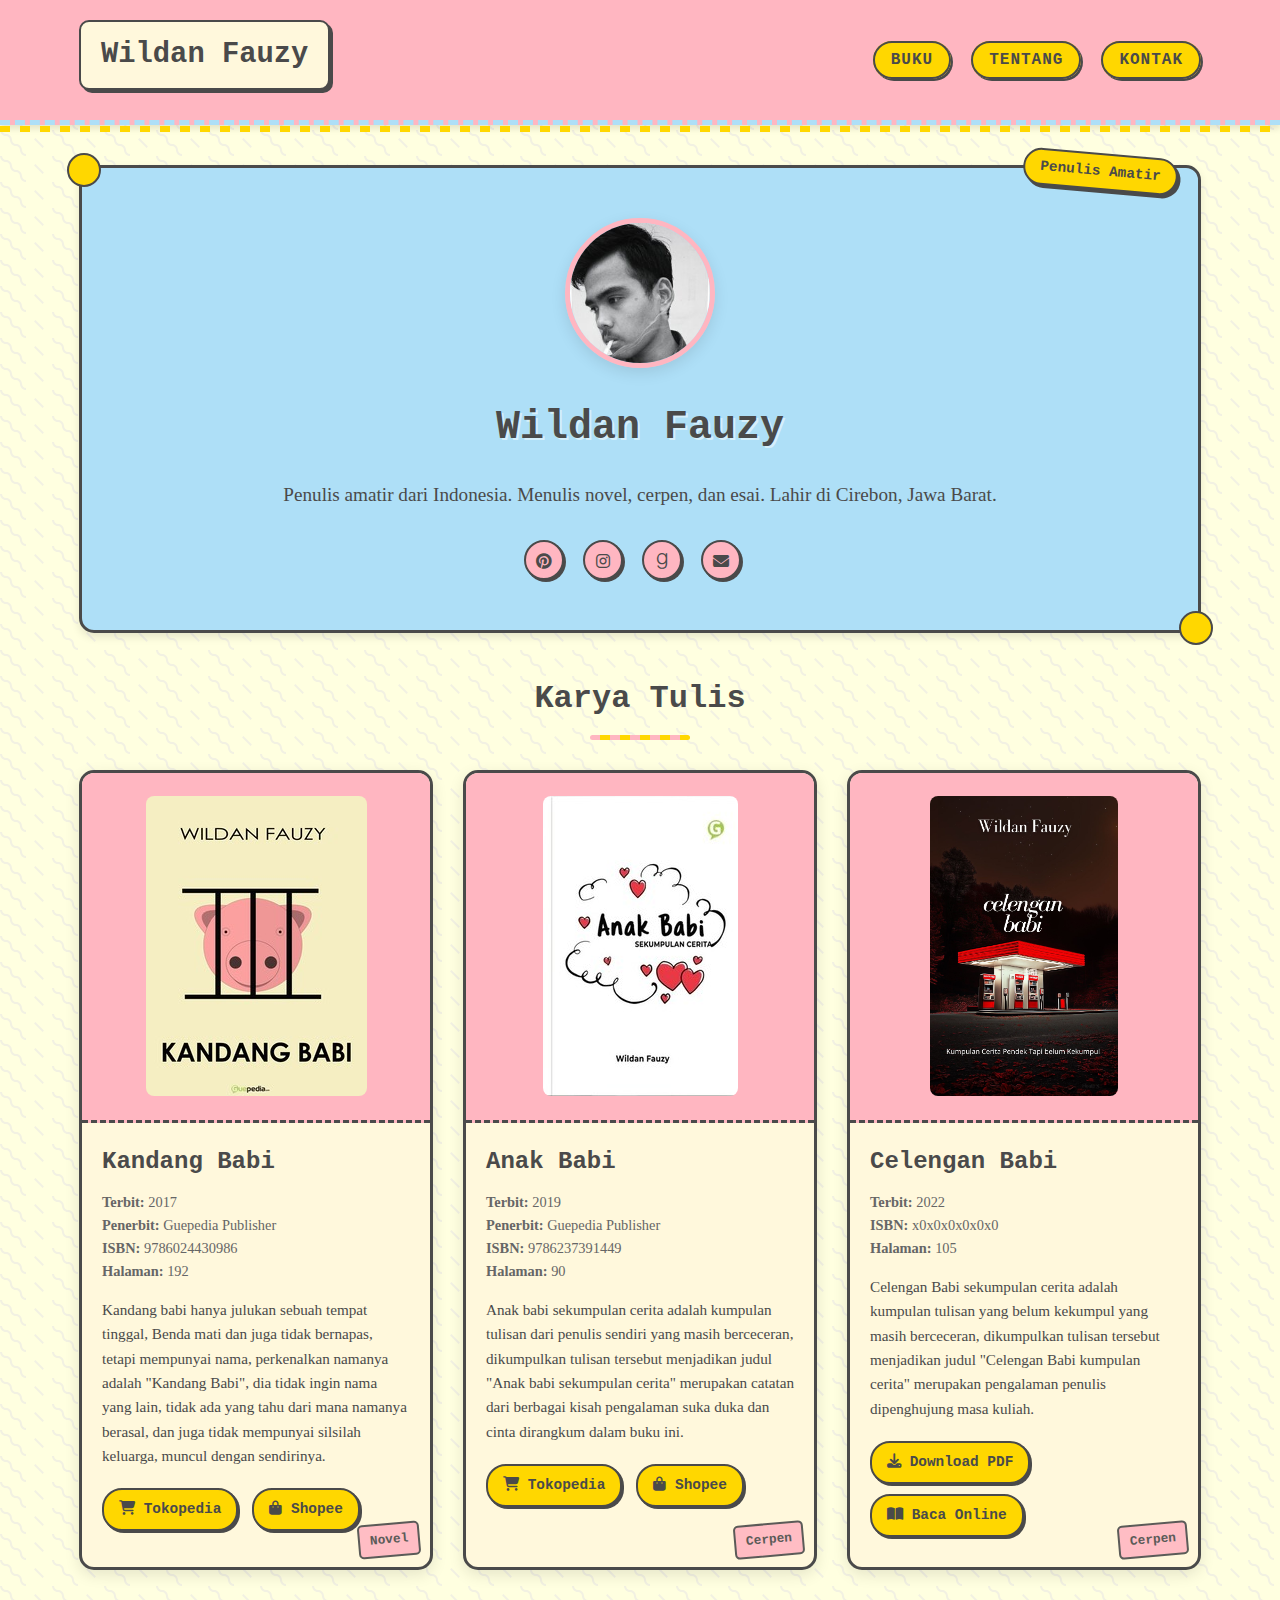
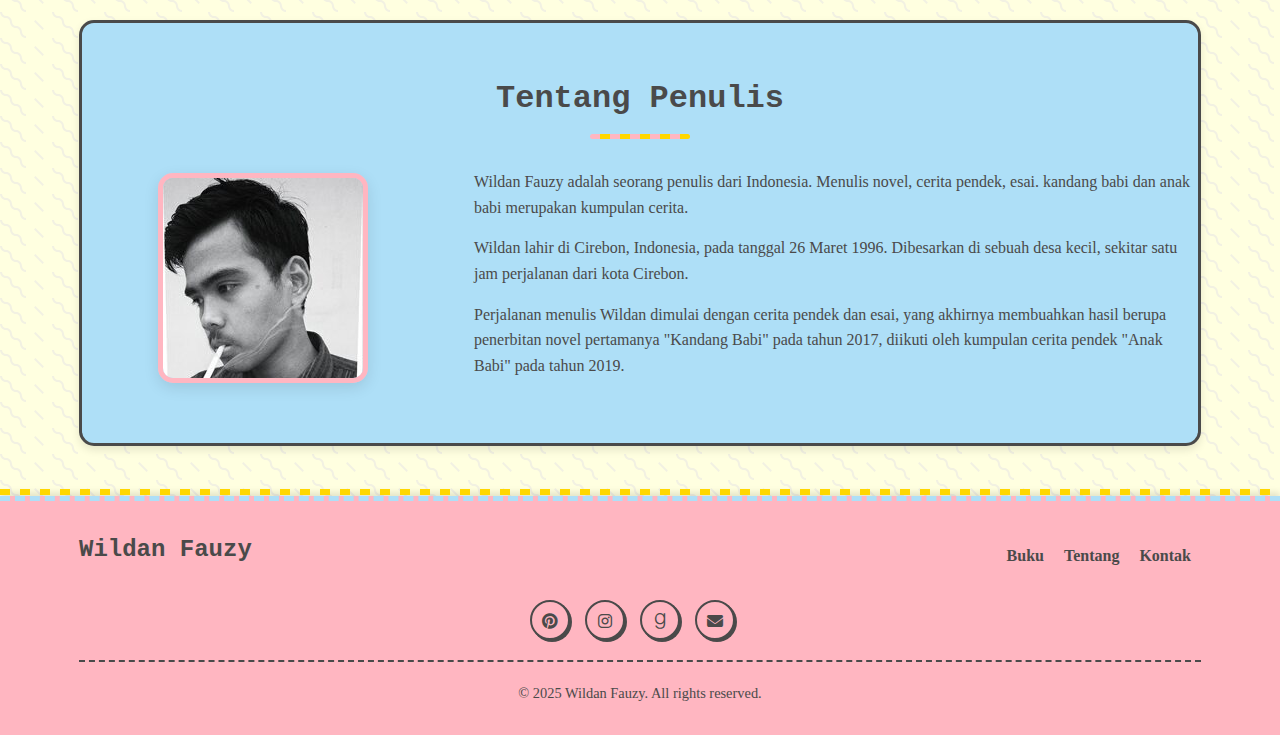
<file: index.html>
<!DOCTYPE html>
<html lang="id">
<head>
    <meta charset="UTF-8">
    <meta name="viewport" content="width=device-width, initial-scale=1.0">
    <meta name="description" content="Wildan Fauzy - Penulis amatir dari Indonesia. Menulis novel, cerpen, dan esai. Lahir di Cirebon, Jawa Barat.">
    <title>Wildan Fauzy - Penulis amatir</title>
    <link rel="stylesheet" href="https://cdnjs.cloudflare.com/ajax/libs/font-awesome/6.4.0/css/all.min.css">
    <link rel="canonical" href="https://wildan.fauzy.eu.org">
    <meta name="keywords" content="Wildan Fauzy, penulis indonesia, novel, cerpen, kandang babi, anak babi, penulis amatir">
    <meta name="author" content="Wildan Fauzy">
    
    <!-- Favicon -->
    <link rel="icon" href="data:image/svg+xml,<svg xmlns=%22http://www.w3.org/2000/svg%22 viewBox=%220 0 100 100%22><text y=%22.9em%22 font-size=%2290%22>📝</text></svg>">
    
    <!-- Social Media Meta Tags -->
    <meta property="og:title" content="Wildan Fauzy - Penulis amatir">
    <meta property="og:description" content="Wildan Fauzy is an author from Indonesia. Write novels, short stories, essays.">
    <meta property="og:image" content="https://wildan.fauzy.eu.org/gambar/wildan-fauzy.jpg">
    <meta property="og:url" content="https://wildan.fauzy.eu.org">
    <meta name="twitter:card" content="summary_large_image">
    
    <!-- Schema.org / Microdata -->
    <script type="application/ld+json">
    {
      "@context": "https://schema.org",
      "@type": "Person",
      "name": "Wildan Fauzy",
      "url": "https://wildan.fauzy.eu.org",
      "sameAs": [
        "https://facebook.com/wilfauzy",
        "https://instagram.com/wilfauzy",
        "https://pinterest.com/wilfauzy",
        "https://www.goodreads.com/author/show/19306620.Wildan_Fauzy",
        "https://wilfauzy.medium.com"
      ],
      "email": "wildan@fauzy.eu.org",
      "birthPlace": "Cirebon, Jawa Barat, Indonesia",
      "birthDate": "1996-03-26",
      "description": "Penulis amatir dari Indonesia. Menulis novel, cerpen, dan esai.",
      "worksFor": {
        "@type": "Organization",
        "name": "Penulis Independen"
      },
      "mainEntityOfPage": {
        "@type": "WebPage",
        "@id": "https://wildan.fauzy.eu.org"
      },
      "image": "https://wildan.fauzy.eu.org/gambar/wildan-fauzy.jpg",
      "jobTitle": "Penulis",
      "alumniOf": "Indonesia",
      "nationality": "Indonesia",
      "knowsAbout": ["Penulisan Kreatif", "Novel", "Cerpen", "Esai"],
      "workExample": [
        {
          "@type": "Book",
          "name": "Kandang Babi",
          "author": {
            "@type": "Person",
            "name": "Wildan Fauzy"
          },
          "bookFormat": "Paperback",
          "datePublished": "2017",
          "publisher": {
            "@type": "Organization",
            "name": "Guepedia Publisher"
          },
          "isbn": "9786024430986",
          "numberOfPages": "192",
          "description": "Kandang babi hanya julukan sebuah tempat tinggal, Benda mati dan juga tidak bernapas, tetapi mempunyai nama, perkenalkan namanya adalah 'Kandang Babi'..."
        },
        {
          "@type": "Book",
          "name": "Anak Babi",
          "author": {
            "@type": "Person",
            "name": "Wildan Fauzy"
          },
          "bookFormat": "Paperback",
          "datePublished": "2019",
          "publisher": {
            "@type": "Organization",
            "name": "Guepedia Publisher"
          },
          "isbn": "9786237391449",
          "numberOfPages": "90",
          "description": "Anak babi sekumpulan cerita adalah kumpulan tulisan dari penulis sendiri yang masih berceceran, dikumpulkan tulisan tersebut menjadikan judul 'Anak babi sekumpulan cerita'..."
        }
      ]
    }
    </script>
    <style>
        /* Variables */
        :root {
            --primary-color: #FFB6C1; /* Light pink */
            --secondary-color: #AEDFF7; /* Light blue */
            --accent-color: #FFD700; /* Gold */
            --text-color: #4A4A4A; /* Dark gray */
            --background-color: #FFFFE0; /* Light yellow */
            --card-color: #FFF8DC; /* Cornsilk */
            --shadow-color: rgba(0, 0, 0, 0.1);
            --font-heading: 'Courier New', Courier, monospace;
            --font-body: 'Georgia', serif;
        }

        /* Reset and Base Styles */
        * {
            margin: 0;
            padding: 0;
            box-sizing: border-box;
        }

        body {
            font-family: var(--font-body);
            color: var(--text-color);
            background-color: var(--background-color);
            line-height: 1.6;
            background-image: url("data:image/svg+xml,%3Csvg width='52' height='26' viewBox='0 0 52 26' xmlns='http://www.w3.org/2000/svg'%3E%3Cg fill='none' fill-rule='evenodd'%3E%3Cg fill='%23dfdbe5' fill-opacity='0.4'%3E%3Cpath d='M10 10c0-2.21-1.79-4-4-4-3.314 0-6-2.686-6-6h2c0 2.21 1.79 4 4 4 3.314 0 6 2.686 6 6 0 2.21 1.79 4 4 4 3.314 0 6 2.686 6 6 0 2.21 1.79 4 4 4v2c-3.314 0-6-2.686-6-6 0-2.21-1.79-4-4-4-3.314 0-6-2.686-6-6zm25.464-1.95l8.486 8.486-1.414 1.414-8.486-8.486 1.414-1.414z' /%3E%3C/g%3E%3C/g%3E%3C/svg%3E");
        }

        h1, h2, h3, h4, h5 {
            font-family: var(--font-heading);
            margin-bottom: 1rem;
            color: var(--text-color);
        }

        a {
            text-decoration: none;
            color: #E86A92;
            transition: all 0.3s ease;
        }

        a:hover {
            color: #FF8FAB;
            text-decoration: underline;
        }

        img {
            max-width: 100%;
            height: auto;
            border-radius: 8px;
        }

        .container {
            width: 90%;
            max-width: 1200px;
            margin: 0 auto;
            padding: 0 15px;
        }

        /* Header */
        header {
            background-color: var(--primary-color);
            padding: 20px 0;
            box-shadow: 0 4px 6px var(--shadow-color);
            margin-bottom: 40px;
            border-bottom: 5px dashed var(--secondary-color);
            position: relative;
        }

        header:after {
            content: "";
            position: absolute;
            bottom: -12px;
            left: 0;
            width: 100%;
            height: 6px;
            background: repeating-linear-gradient(
                to right,
                var(--accent-color),
                var(--accent-color) 10px,
                transparent 10px,
                transparent 20px
            );
        }

        .header-content {
            display: flex;
            justify-content: space-between;
            align-items: center;
            flex-wrap: wrap;
        }

        .logo {
            font-family: var(--font-heading);
            font-size: 1.8rem;
            font-weight: bold;
            background-color: var(--card-color);
            padding: 10px 20px;
            border-radius: 10px;
            display: inline-block;
            box-shadow: 3px 3px 0 var(--text-color);
            border: 2px solid var(--text-color);
            margin-bottom: 10px;
        }

        .logo a {
            color: var(--text-color);
            text-decoration: none;
        }

        .nav-menu {
            display: flex;
            list-style: none;
        }

        .nav-menu li {
            margin-left: 20px;
        }

        .nav-menu a {
            font-family: var(--font-heading);
            color: var(--text-color);
            font-weight: bold;
            text-transform: uppercase;
            letter-spacing: 1px;
            background-color: var(--accent-color);
            padding: 8px 16px;
            border-radius: 20px;
            border: 2px solid var(--text-color);
            box-shadow: 2px 2px 0 var(--text-color);
            transition: all 0.3s ease;
        }

        .nav-menu a:hover {
            transform: translateY(-3px);
            box-shadow: 4px 4px 0 var(--text-color);
            text-decoration: none;
        }

        .menu-toggle {
            display: none;
            font-size: 1.5rem;
            cursor: pointer;
            color: var(--text-color);
            background-color: var(--accent-color);
            padding: 5px 10px;
            border-radius: 5px;
            border: 2px solid var(--text-color);
        }

        /* Hero Section */
        .hero {
            text-align: center;
            padding: 50px 0;
            margin-bottom: 40px;
            background-color: var(--secondary-color);
            border-radius: 15px;
            box-shadow: 0 4px 8px var(--shadow-color);
            border: 3px solid var(--text-color);
            position: relative;
        }

        .hero:before, .hero:after {
            content: "";
            position: absolute;
            width: 30px;
            height: 30px;
            background-color: var(--accent-color);
            border-radius: 50%;
            border: 2px solid var(--text-color);
        }

        .hero:before {
            top: -15px;
            left: -15px;
        }

        .hero:after {
            bottom: -15px;
            right: -15px;
        }

        .hero h1 {
            font-size: 2.5rem;
            margin-bottom: 20px;
            text-shadow: 2px 2px 0 rgba(255, 255, 255, 0.5);
        }

        .hero p {
            font-size: 1.2rem;
            max-width: 800px;
            margin: 0 auto 30px;
        }

        .author-image {
            width: 150px;
            height: 150px;
            object-fit: cover;
            border-radius: 50%;
            margin: 0 auto 20px;
            border: 5px solid var(--primary-color);
            box-shadow: 0 5px 15px var(--shadow-color);
        }

        /* Books Section */
        .section-title {
            text-align: center;
            font-size: 2rem;
            margin-bottom: 30px;
            position: relative;
            padding-bottom: 15px;
        }

        .section-title:after {
            content: "";
            position: absolute;
            bottom: 0;
            left: 50%;
            transform: translateX(-50%);
            width: 100px;
            height: 5px;
            background: repeating-linear-gradient(
                to right,
                var(--primary-color),
                var(--primary-color) 10px,
                var(--accent-color) 10px,
                var(--accent-color) 20px
            );
            border-radius: 5px;
        }

        .books-container {
            display: grid;
            grid-template-columns: repeat(auto-fill, minmax(300px, 1fr));
            gap: 30px;
            margin-bottom: 50px;
        }

        .book-card {
            background-color: var(--card-color);
            border-radius: 15px;
            overflow: hidden;
            box-shadow: 0 5px 15px var(--shadow-color);
            transition: transform 0.3s ease;
            border: 3px solid var(--text-color);
            position: relative;
        }

        .book-card:hover {
            transform: translateY(-10px);
        }

        .book-card:before {
            content: "";
            position: absolute;
            top: -5px;
            right: -5px;
            width: 30px;
            height: 30px;
            background-color: var(--primary-color);
            border-radius: 50%;
            z-index: -1;
        }

        .book-image {
            height: 350px;
            display: flex;
            align-items: center;
            justify-content: center;
            overflow: hidden;
            background-color: var(--primary-color);
            border-bottom: 3px dashed var(--text-color);
        }

        .book-image img {
            max-height: 300px;
            width: auto;
            object-fit: contain;
            transition: transform 0.5s ease;
        }

        .book-card:hover .book-image img {
            transform: scale(1.05);
        }

        .book-info {
            padding: 20px;
        }

        .book-info h3 {
            font-size: 1.5rem;
            margin-bottom: 10px;
            color: var(--text-color);
        }

        .book-details {
            font-size: 0.9rem;
            margin-bottom: 15px;
            color: #666;
        }

        .book-synopsis {
            margin-bottom: 20px;
            font-size: 0.95rem;
        }

        .book-link {
            display: inline-block;
            background-color: var(--accent-color);
            color: var(--text-color);
            padding: 8px 15px;
            border-radius: 20px;
            font-weight: bold;
            margin-right: 10px;
            margin-bottom: 10px;
            border: 2px solid var(--text-color);
            box-shadow: 2px 2px 0 var(--text-color);
            transition: all 0.3s ease;
            font-family: var(--font-heading);
            font-size: 0.9rem;
        }

        .book-link:hover {
            transform: translateY(-3px);
            box-shadow: 4px 4px 0 var(--text-color);
            text-decoration: none;
        }

        /* About Section */
        .about-section {
            background-color: var(--secondary-color);
            padding: 50px 0;
            margin-bottom: 50px;
            border-radius: 15px;
            box-shadow: 0 4px 8px var(--shadow-color);
            border: 3px solid var(--text-color);
        }

        .about-content {
            display: flex;
            flex-wrap: wrap;
            align-items: center;
            gap: 30px;
        }

        .about-image {
            flex: 1;
            min-width: 300px;
            text-align: center;
        }

        .about-image img {
            max-width: 300px;
            border-radius: 15px;
            border: 5px solid var(--primary-color);
            box-shadow: 0 5px 15px var(--shadow-color);
        }

        .about-text {
            flex: 2;
            min-width: 300px;
        }

        .about-text h2 {
            margin-bottom: 20px;
        }

        .about-text p {
            margin-bottom: 15px;
        }

        .social-links {
            margin-top: 20px;
        }

        .social-link {
            display: inline-block;
            margin-right: 15px;
            background-color: var(--primary-color);
            width: 40px;
            height: 40px;
            border-radius: 50%;
            line-height: 40px;
            text-align: center;
            color: var(--text-color);
            border: 2px solid var(--text-color);
            box-shadow: 2px 2px 0 var(--text-color);
            transition: all 0.3s ease;
        }

        .social-link:hover {
            transform: translateY(-3px);
            box-shadow: 4px 4px 0 var(--text-color);
            color: var(--text-color);
            text-decoration: none;
        }

        /* Footer */
        footer {
            background-color: var(--primary-color);
            padding: 30px 0;
            text-align: center;
            margin-top: 50px;
            box-shadow: 0 -4px 6px var(--shadow-color);
            border-top: 5px dashed var(--secondary-color);
            position: relative;
        }

        footer:before {
            content: "";
            position: absolute;
            top: -12px;
            left: 0;
            width: 100%;
            height: 6px;
            background: repeating-linear-gradient(
                to right,
                var(--accent-color),
                var(--accent-color) 10px,
                transparent 10px,
                transparent 20px
            );
        }

        .footer-content {
            display: flex;
            flex-wrap: wrap;
            justify-content: space-between;
            align-items: center;
            margin-bottom: 20px;
        }

        .footer-logo {
            font-family: var(--font-heading);
            font-size: 1.5rem;
            font-weight: bold;
            margin-bottom: 10px;
        }

        .footer-links {
            list-style: none;
            display: flex;
            flex-wrap: wrap;
        }

        .footer-links li {
            margin: 0 10px;
        }

        .footer-links a {
            color: var(--text-color);
            font-weight: bold;
        }

        .footer-social {
            display: flex;
            justify-content: center;
            margin-bottom: 20px;
        }

        .copyright {
            border-top: 2px dashed var(--text-color);
            padding-top: 20px;
            font-size: 0.9rem;
        }

        /* Responsive Styles */
        @media (max-width: 768px) {
            .header-content {
                flex-direction: column;
                align-items: center;
            }

            .nav-menu {
                margin-top: 20px;
                flex-wrap: wrap;
                justify-content: center;
            }

            .nav-menu li {
                margin: 5px 10px;
            }

            .menu-toggle {
                display: block;
                margin-top: 10px;
            }

            .nav-menu {
                display: none;
                width: 100%;
                text-align: center;
            }

            .nav-menu.active {
                display: flex;
                flex-direction: column;
            }

            .nav-menu li {
                margin: 10px 0;
            }

            .hero h1 {
                font-size: 2rem;
            }

            .about-content {
                flex-direction: column;
                text-align: center;
            }

            .about-text {
                text-align: left;
            }

            .footer-content {
                flex-direction: column;
                text-align: center;
            }

            .footer-links {
                margin: 20px 0;
                justify-content: center;
            }
        }

        /* Animation */
        @keyframes bounce {
            0%, 20%, 50%, 80%, 100% {
                transform: translateY(0);
            }
            40% {
                transform: translateY(-20px);
            }
            60% {
                transform: translateY(-10px);
            }
        }

        .bounce {
            animation: bounce 2s infinite;
        }

        /* Retro Styles */
        .retro-badge {
            position: absolute;
            top: -15px;
            right: 20px;
            background-color: var(--accent-color);
            color: var(--text-color);
            padding: 5px 15px;
            border-radius: 20px;
            font-weight: bold;
            transform: rotate(5deg);
            border: 2px solid var(--text-color);
            box-shadow: 3px 3px 0 var(--text-color);
            font-family: var(--font-heading);
            font-size: 0.9rem;
            z-index: 1;
        }

        .stamp {
            position: absolute;
            bottom: 10px;
            right: 10px;
            background-color: var(--primary-color);
            color: var(--text-color);
            padding: 5px 10px;
            border-radius: 5px;
            font-weight: bold;
            transform: rotate(-5deg);
            border: 2px solid var(--text-color);
            font-family: var(--font-heading);
            font-size: 0.8rem;
            opacity: 0.9;
        }
    </style>
</head>
<body>
    <header>
        <div class="container">
            <div class="header-content">
                <div class="logo">
                    <a href="https://wildan.fauzy.eu.org">Wildan Fauzy</a>
                </div>
                <button class="menu-toggle" id="menu-toggle">
                    <i class="fas fa-bars"></i>
                </button>
                <ul class="nav-menu" id="nav-menu">
                    <li><a href="#buku">Buku</a></li>
                    <li><a href="#tentang">Tentang</a></li>
                    <li><a href="#footer">Kontak</a></li>
                </ul>
            </div>
        </div>
    </header>

    <main class="container">
        <section class="hero">
            <div class="retro-badge">Penulis Amatir</div>
            <img src="/wildan-fauzy.jpg" alt="Wildan Fauzy" class="author-image">
            <h1>Wildan Fauzy</h1>
            <p>Penulis amatir dari Indonesia. Menulis novel, cerpen, dan esai. Lahir di Cirebon, Jawa Barat.</p>
            <div class="social-links">
                <a href="https://pinterest.com/wilfauzy" class="social-link" title="Pinterest">
                    <i class="fab fa-pinterest"></i>
                </a>
                <a href="https://instagram.com/wilfauzy" class="social-link" title="Instagram">
                    <i class="fab fa-instagram"></i>
                </a>
                <a href="https://goodreads.com/author/show/19306620.Wildan_Fauzy" class="social-link" title="Goodreads">
                    <i class="fab fa-goodreads-g"></i>
                </a>
                <a href="mailto:wildan@fauzy.eu.org" class="social-link" title="Email">
                    <i class="fas fa-envelope"></i>
                </a>
            </div>
        </section>

        <section id="buku">
            <h2 class="section-title">Karya Tulis</h2>
            <div class="books-container">
                <!-- Book 1 -->
                <div class="book-card">
                    <div class="book-image">
                        <img src="/kandang-babi.jpg" alt="Kandang Babi">
                    </div>
                    <div class="book-info">
                        <h3>Kandang Babi</h3>
                        <div class="book-details">
                            <p><strong>Terbit:</strong> 2017</p>
                            <p><strong>Penerbit:</strong> Guepedia Publisher</p>
                            <p><strong>ISBN:</strong> 9786024430986</p>
                            <p><strong>Halaman:</strong> 192</p>
                        </div>
                        <div class="book-synopsis">
                            <p>Kandang babi hanya julukan sebuah tempat tinggal, Benda mati dan juga tidak bernapas, tetapi mempunyai nama, perkenalkan namanya adalah "Kandang Babi", dia tidak ingin nama yang lain, tidak ada yang tahu dari mana namanya berasal, dan juga tidak mempunyai silsilah keluarga, muncul dengan sendirinya.</p>
                        </div>
                        <a href="https://www.tokopedia.com/guepedia/kandang-babi?utm_source=salinlink&utm_medium=share&utm_campaign=pdp-u355n74hmtyb-218960584-0" class="book-link" target="_blank">
                            <i class="fas fa-shopping-cart"></i> Tokopedia
                        </a>
                        <a href="https://id.shp.ee/e39hURE" class="book-link" target="_blank">
                            <i class="fas fa-shopping-bag"></i> Shopee
                        </a>
                    </div>
                    <div class="stamp">Novel</div>
                </div>

                <!-- Book 2 -->
                <div class="book-card">
                    <div class="book-image">
                        <img src="/anak-babi.jpg" alt="Anak Babi">
                    </div>
                    <div class="book-info">
                        <h3>Anak Babi</h3>
                        <div class="book-details">
                            <p><strong>Terbit:</strong> 2019</p>
                            <p><strong>Penerbit:</strong> Guepedia Publisher</p>
                            <p><strong>ISBN:</strong> 9786237391449</p>
                            <p><strong>Halaman:</strong> 90</p>
                        </div>
                        <div class="book-synopsis">
                            <p>Anak babi sekumpulan cerita adalah kumpulan tulisan dari penulis sendiri yang masih berceceran, dikumpulkan tulisan tersebut menjadikan judul "Anak babi sekumpulan cerita" merupakan catatan dari berbagai kisah pengalaman suka duka dan cinta dirangkum dalam buku ini.</p>
                        </div>
                        <a href="https://www.tokopedia.com/guepedia/kandang-babi?utm_source=salinlink&utm_medium=share&utm_campaign=pdp-u355n74hmtyb-218960584-0" class="book-link" target="_blank">
                            <i class="fas fa-shopping-cart"></i> Tokopedia
                        </a>
                        <a href="https://id.shp.ee/hgMhdQ4" class="book-link" target="_blank">
                            <i class="fas fa-shopping-bag"></i> Shopee
                        </a>
                    </div>
                    <div class="stamp">Cerpen</div>
                </div>

                <!-- Book 3 -->
                <div class="book-card">
                    <div class="book-image">
                        <img src="/celengan-babi.jpg" alt="Celengan Babi">
                    </div>
                    <div class="book-info">
                        <h3>Celengan Babi</h3>
                        <div class="book-details">
                            <p><strong>Terbit:</strong> 2022</p>
                            <p><strong>ISBN:</strong> x0x0x0x0x0x0</p>
                            <p><strong>Halaman:</strong> 105</p>
                        </div>
                        <div class="book-synopsis">
                            <p>Celengan Babi sekumpulan cerita adalah kumpulan tulisan yang belum kekumpul yang masih berceceran, dikumpulkan tulisan tersebut menjadikan judul "Celengan Babi kumpulan cerita" merupakan pengalaman penulis dipenghujung masa kuliah.</p>
                        </div>
                        <a href="https://wildan.fauzy.eu.org/buku/celengan-babi.pdf" class="book-link" target="_blank">
                            <i class="fas fa-download"></i> Download PDF
                        </a>
                        <a href="https://wildan.fauzy.eu.org/buku/celengan-babi.html" class="book-link" target="_blank">
                            <i class="fas fa-book-open"></i> Baca Online
                        </a>
                    </div>
                    <div class="stamp">Cerpen</div>
                </div>
            </div>
        </section>

        <section id="tentang" class="about-section">
            <h2 class="section-title">Tentang Penulis</h2>
            <div class="about-content">
                <div class="about-image">
                    <img src="/wildan-fauzy.jpg" alt="Wildan Fauzy">
                </div>
                <div class="about-text">
                    <p>Wildan Fauzy adalah seorang penulis dari Indonesia. Menulis novel, cerita pendek, esai. kandang babi dan anak babi merupakan kumpulan cerita.</p>
                    <p>Wildan lahir di Cirebon, Indonesia, pada tanggal 26 Maret 1996. Dibesarkan di sebuah desa kecil, sekitar satu jam perjalanan dari kota Cirebon.</p>
                    <p>Perjalanan menulis Wildan dimulai dengan cerita pendek dan esai, yang akhirnya membuahkan hasil berupa penerbitan novel pertamanya "Kandang Babi" pada tahun 2017, diikuti oleh kumpulan cerita pendek "Anak Babi" pada tahun 2019.</p>
                </div>
            </div>
        </section>
    </main>

    <footer id="footer">
        <div class="container">
            <div class="footer-content">
                <div class="footer-logo">Wildan Fauzy</div>
                <ul class="footer-links">
                    <li><a href="#buku">Buku</a></li>
                    <li><a href="#tentang">Tentang</a></li>
                    <li><a href="mailto:wildan@fauzy.eu.org">Kontak</a></li>
                </ul>
            </div>
            <div class="footer-social">
                <a href="https://pinterest.com/wilfauzy" class="social-link" title="Pinterest">
                    <i class="fab fa-pinterest"></i>
                </a>
                <a href="https://instagram.com/wilfauzy" class="social-link" title="Instagram">
                    <i class="fab fa-instagram"></i>
                </a>
                <a href="https://goodreads.com/author/show/19306620.Wildan_Fauzy" class="social-link" title="Goodreads">
                    <i class="fab fa-goodreads-g"></i>
                </a>
                <a href="mailto:wildan@fauzy.eu.org" class="social-link" title="Email">
                    <i class="fas fa-envelope"></i>
                </a>
            </div>
            <div class="copyright">
                <p>&copy; 2025 Wildan Fauzy. All rights reserved.</p>
            </div>
        </div>
    </footer>

    <script>
        // Mobile Menu Toggle
        const menuToggle = document.getElementById('menu-toggle');
        const navMenu = document.getElementById('nav-menu');

        menuToggle.addEventListener('click', () => {
            navMenu.classList.toggle('active');
        });

        // Smooth scrolling for anchor links
        document.querySelectorAll('a[href^="#"]').forEach(anchor => {
            anchor.addEventListener('click', function(e) {
                e.preventDefault();
                
                document.querySelector(this.getAttribute('href')).scrollIntoView({
                    behavior: 'smooth'
                });

    </script>
      <script>
        // Mobile Menu Toggle
        const menuBtn = document.querySelector('.menu-toggle');
        const navMenu = document.querySelector('.nav-menu');

        menuBtn.addEventListener('click', () => {
            navMenu.classList.toggle('active');
        });

        // Close menu when clicking a nav link
        document.querySelectorAll('.nav-link').forEach(link => {
            link.addEventListener('click', () => {
                navMenu.classList.remove('active');
            });
        });
    </script>
</body>
</html>
</file>
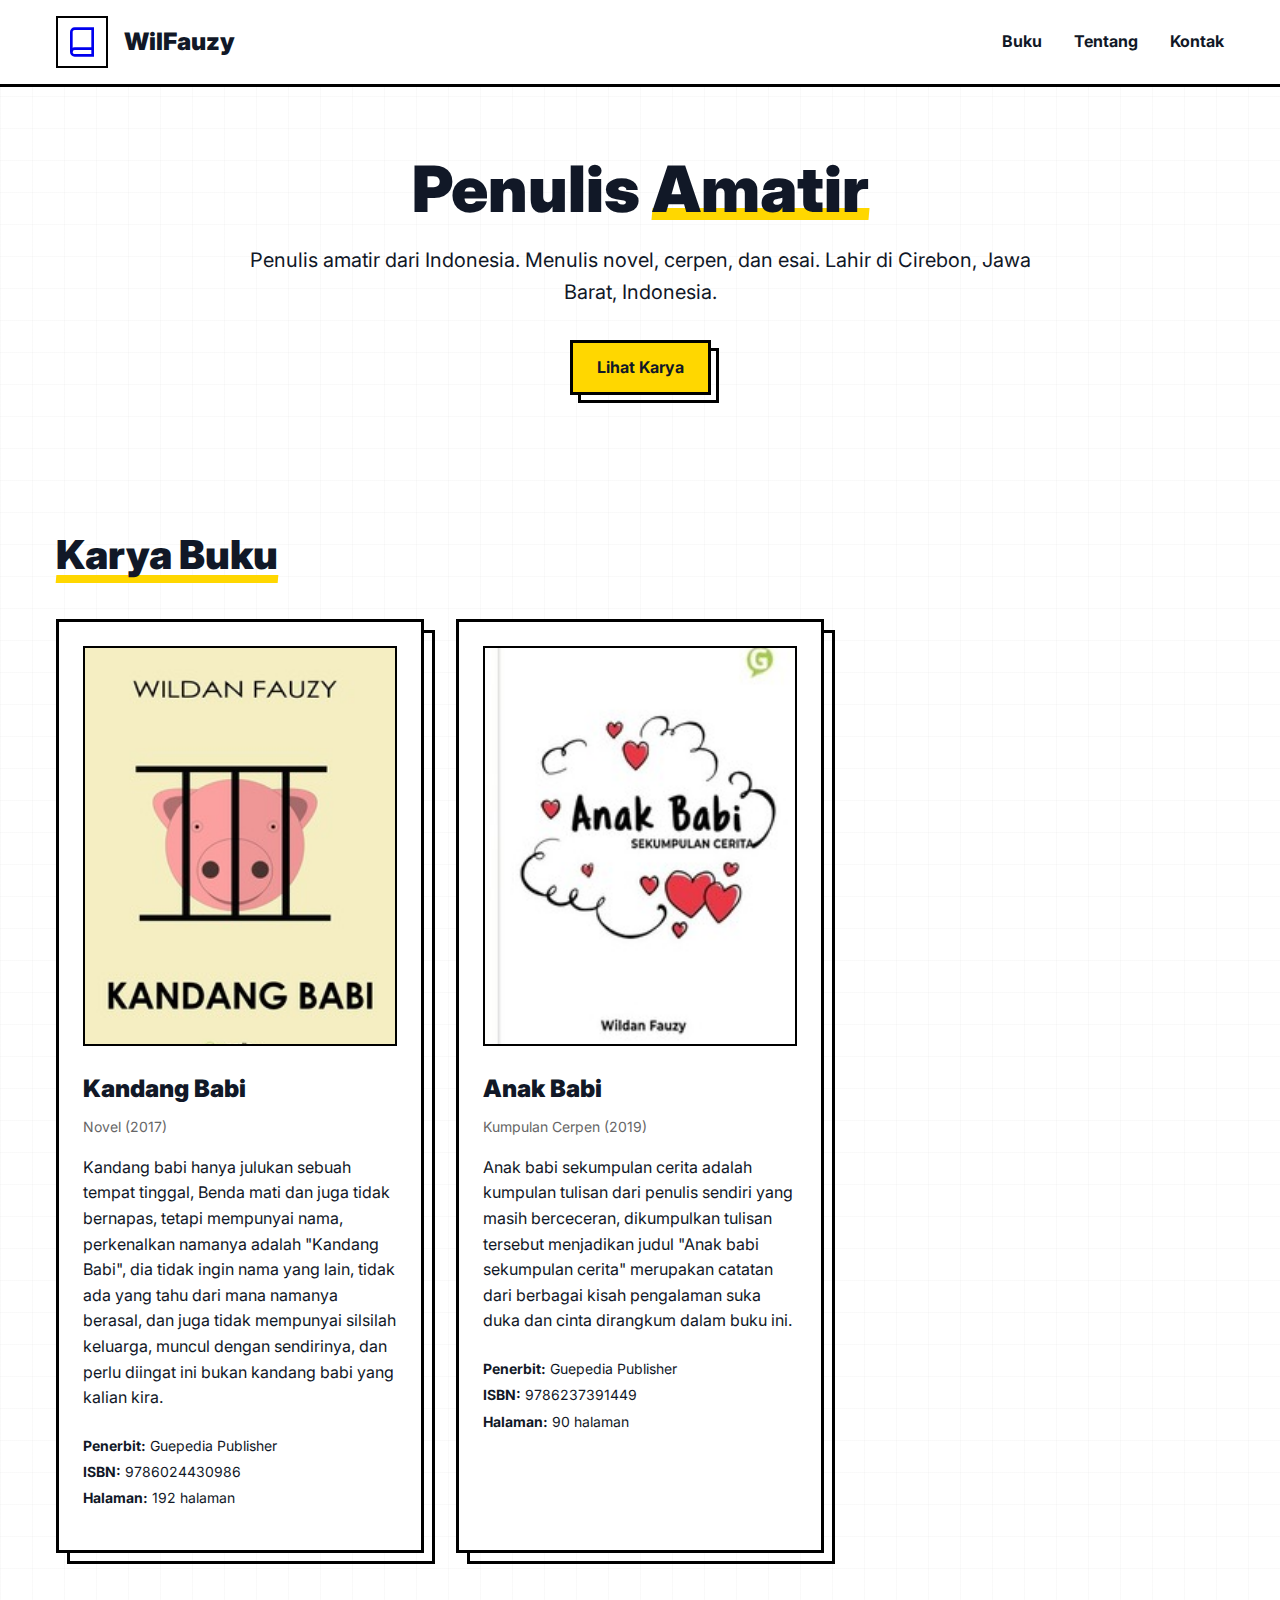
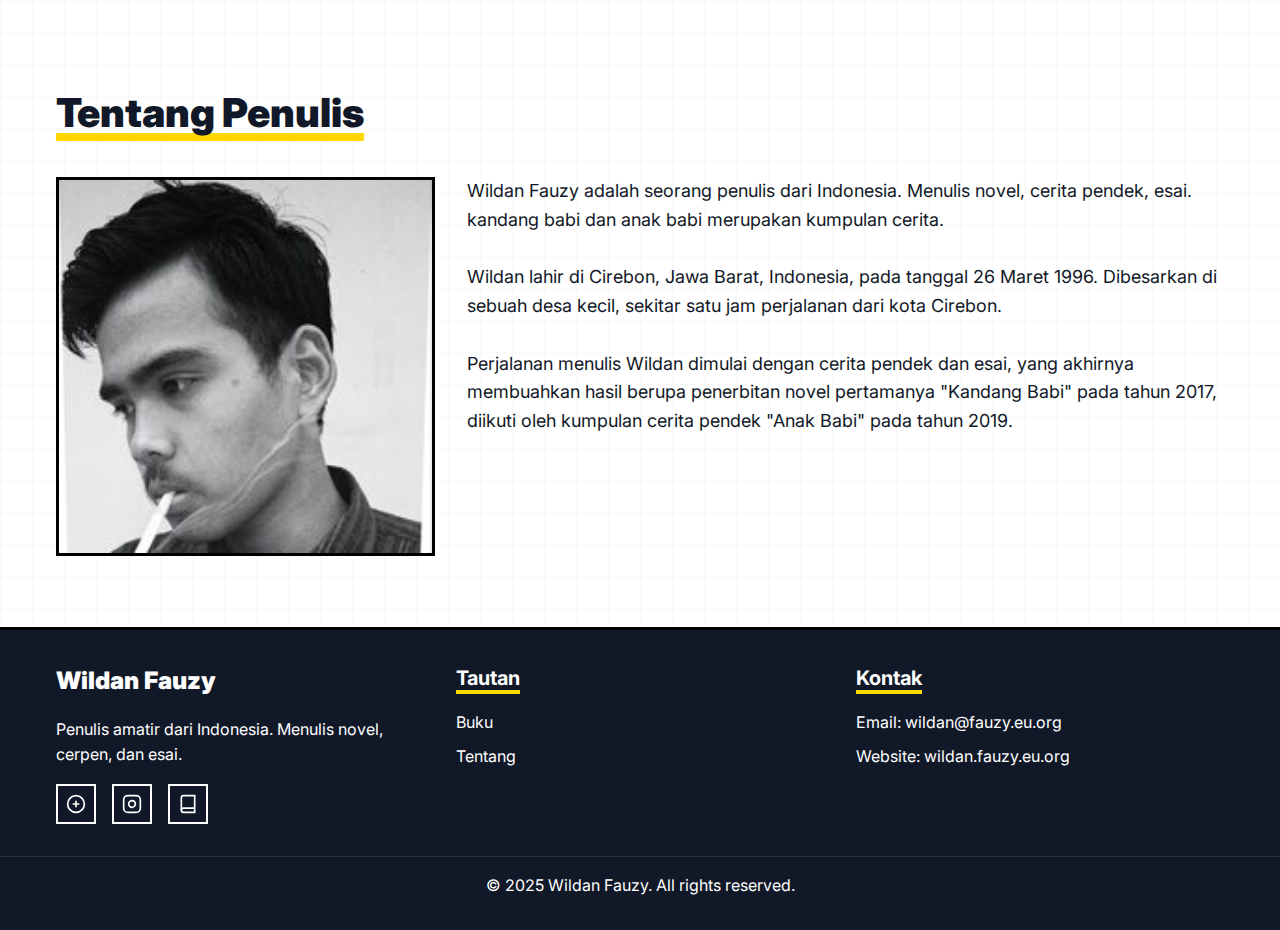
<file: index2.html>
<!DOCTYPE html>
<html lang="id">
<head>
    <meta charset="UTF-8">
    <meta name="viewport" content="width=device-width, initial-scale=1.0">
    <meta name="description" content="Penulis amatir dari Indonesia. Menulis novel, cerpen, dan esai. Lahir di Cirebon, Jawa Barat, Indonesia.">
    <title>Wildan Fauzy - Penulis Amatir</title>
    <link rel="preconnect" href="https://fonts.googleapis.com">
    <link rel="preconnect" href="https://fonts.gstatic.com" crossorigin>
    <link href="https://fonts.googleapis.com/css2?family=Inter:wght@400;700;900&display=swap" rel="stylesheet">
    <style>
        :root {
            --primary-color: #FFD700;
            --secondary-color: #f0f0f0;
            --text-color: #111827;
            --bg-color: #ffffff;
            --border-color: #000000;
            --accent-color: #FFD700;
        }
        
        * {
            margin: 0;
            padding: 0;
            box-sizing: border-box;
        }
        
        body {
            font-family: 'Inter', sans-serif;
            line-height: 1.6;
            color: var(--text-color);
            background-color: var(--bg-color);
            background-image: 
                linear-gradient(rgba(200, 200, 200, 0.1) 1px, transparent 1px),
                linear-gradient(90deg, rgba(200, 200, 200, 0.1) 1px, transparent 1px);
            background-size: 2rem 2rem;
        }
        
        .container {
            max-width: 1200px;
            margin: 0 auto;
            padding: 0 1rem;
        }
        
        /* Header Styles */
        header {
            padding: 1rem 0;
            border-bottom: 3px solid var(--border-color);
            background-color: var(--bg-color);
        }
        
        .header-container {
            display: flex;
            justify-content: space-between;
            align-items: center;
        }
        
        .logo {
            display: flex;
            align-items: center;
            gap: 1rem;
            text-decoration: none;
        }
        
        .logo-icon {
            display: flex;
            align-items: center;
            justify-content: center;
            border: 2px solid var(--border-color);
            padding: 0.5rem;
            position: relative;
        }
        
        .logo-icon:after {
            content: '';
            position: absolute;
            width: 100%;
            height: 100%;
            border: 2px solid var(--border-color);
            top: 3px;
            left: 3px;
            z-index: -1;
        }
        
        .logo-text {
            font-size: 1.5rem;
            font-weight: 900;
            color: var(--text-color);
        }
        
        .nav-toggle {
            display: none;
            background: none;
            border: 2px solid var(--border-color);
            cursor: pointer;
            padding: 0.5rem;
            position: relative;
        }
        
        .nav-toggle:after {
            content: '';
            position: absolute;
            width: 100%;
            height: 100%;
            border: 2px solid var(--border-color);
            top: 3px;
            left: 3px;
            z-index: -1;
        }
        
        .nav-menu {
            display: flex;
            list-style: none;
            gap: 2rem;
        }
        
        .nav-link {
            text-decoration: none;
            color: var(--text-color);
            font-weight: 700;
            position: relative;
            padding-bottom: 0.25rem;
        }
        
        .nav-link:after {
            content: '';
            position: absolute;
            left: 0;
            bottom: 0;
            width: 0;
            height: 2px;
            background-color: var(--accent-color);
            transition: width 0.3s ease;
        }
        
        .nav-link:hover:after {
            width: 100%;
        }
        
        /* Hero Section */
        .hero {
            padding: 4rem 0;
            text-align: center;
        }
        
        .hero-title {
            font-size: 4rem;
            font-weight: 900;
            margin-bottom: 1rem;
            line-height: 1.2;
        }
        
        .hero-title span {
            position: relative;
            display: inline-block;
        }
        
        .hero-title span:after {
            content: '';
            position: absolute;
            left: 0;
            bottom: 0.5rem;
            width: 100%;
            height: 0.75rem;
            background-color: var(--primary-color);
            z-index: -1;
            transform: skew(-5deg);
        }
        
        .hero-subtitle {
            font-size: 1.25rem;
            max-width: 800px;
            margin: 0 auto 2rem;
        }
        
        .cta-button {
            display: inline-block;
            text-decoration: none;
            background-color: var(--primary-color);
            color: var(--text-color);
            font-weight: 700;
            padding: 0.75rem 1.5rem;
            border: 3px solid var(--border-color);
            position: relative;
            transition: transform 0.2s ease;
        }
        
        .cta-button:after {
            content: '';
            position: absolute;
            width: 100%;
            height: 100%;
            border: 3px solid var(--border-color);
            top: 5px;
            left: 5px;
            z-index: -1;
            transition: transform 0.2s ease;
        }
        
        .cta-button:hover {
            transform: translate(2px, 2px);
        }
        
        .cta-button:hover:after {
            transform: translate(-2px, -2px);
        }
        
        /* Books Section */
        .books {
            padding: 4rem 0;
        }
        
        .section-title {
            font-size: 2.5rem;
            font-weight: 900;
            margin-bottom: 2rem;
            position: relative;
            display: inline-block;
        }
        
        .section-title:after {
            content: '';
            position: absolute;
            left: 0;
            bottom: 0.25rem;
            width: 100%;
            height: 0.5rem;
            background-color: var(--primary-color);
            z-index: -1;
            transform: skew(-5deg);
        }
        
        .books-grid {
            display: grid;
            grid-template-columns: repeat(auto-fill, minmax(300px, 1fr));
            gap: 2rem;
        }
        
        .book-card {
            border: 3px solid var(--border-color);
            padding: 1.5rem;
            position: relative;
            background-color: var(--bg-color);
            transition: transform 0.2s ease;
        }
        
        .book-card:after {
            content: '';
            position: absolute;
            width: 100%;
            height: 100%;
            border: 3px solid var(--border-color);
            top: 8px;
            left: 8px;
            z-index: -1;
            transition: transform 0.2s ease;
        }
        
        .book-card:hover {
            transform: translate(4px, 4px);
        }
        
        .book-card:hover:after {
            transform: translate(-4px, -4px);
        }
        
        .book-image {
            width: 100%;
            height: 400px;
            object-fit: cover;
            border: 2px solid var(--border-color);
            margin-bottom: 1rem;
        }
        
        .book-title {
            font-size: 1.5rem;
            font-weight: 900;
            margin-bottom: 0.5rem;
        }
        
        .book-meta {
            font-size: 0.875rem;
            margin-bottom: 1rem;
            color: #666;
        }
        
        .book-description {
            margin-bottom: 1.5rem;
        }
        
        .book-details {
            font-size: 0.875rem;
            margin-bottom: 1rem;
        }
        
        .book-details p {
            margin-bottom: 0.25rem;
        }
        
        /* About Section */
        .about {
            padding: 4rem 0;
        }
        
        .about-content {
            display: grid;
            grid-template-columns: 1fr 2fr;
            gap: 2rem;
            align-items: start;
        }
        
        .author-image {
            width: 100%;
            border: 3px solid var(--border-color);
            position: relative;
        }
        
        .author-image:after {
            content: '';
            position: absolute;
            width: 100%;
            height: 100%;
            border: 3px solid var(--border-color);
            top: 8px;
            left: 8px;
            z-index: -1;
        }
        
        .author-bio {
            font-size: 1.125rem;
        }
        
        /* Footer */
        footer {
            background-color: var(--text-color);
            color: var(--bg-color);
            padding: 2rem 0;
            border-top: 3px solid var(--border-color);
        }
        
        .footer-container {
            display: grid;
            grid-template-columns: repeat(auto-fit, minmax(250px, 1fr));
            gap: 2rem;
        }
        
        .footer-logo {
            font-size: 1.5rem;
            font-weight: 900;
            margin-bottom: 1rem;
        }
        
        .footer-links h3 {
            font-size: 1.25rem;
            margin-bottom: 1rem;
            position: relative;
            display: inline-block;
        }
        
        .footer-links h3:after {
            content: '';
            position: absolute;
            left: 0;
            bottom: 0;
            width: 100%;
            height: 0.25rem;
            background-color: var(--primary-color);
        }
        
        .footer-links ul {
            list-style: none;
        }
        
        .footer-links li {
            margin-bottom: 0.5rem;
        }
        
        .footer-links a {
            color: var(--bg-color);
            text-decoration: none;
        }
        
        .footer-links a:hover {
            text-decoration: underline;
            color: var(--primary-color);
        }
        
        .social-links {
            display: flex;
            gap: 1rem;
            margin-top: 1rem;
        }
        
        .social-link {
            color: var(--bg-color);
            text-decoration: none;
            display: inline-flex;
            align-items: center;
            padding: 0.5rem;
            border: 2px solid var(--bg-color);
            position: relative;
        }
        
        .social-link:after {
            content: '';
            position: absolute;
            width: 100%;
            height: 100%;
            border: 2px solid var(--bg-color);
            top: 3px;
            left: 3px;
            z-index: -1;
        }
        
        .social-link:hover {
            background-color: var(--primary-color);
            color: var(--text-color);
            border-color: var(--text-color);
        }
        
        .copyright {
            text-align: center;
            margin-top: 2rem;
            padding-top: 1rem;
            border-top: 1px solid rgba(255, 255, 255, 0.1);
        }
        
        /* Responsive Styles */
        @media (max-width: 768px) {
            .hero-title {
                font-size: 2.5rem;
            }
            
            .nav-toggle {
                display: block;
            }
            
            .nav-menu {
                display: none;
                position: absolute;
                top: 100%;
                left: 0;
                width: 100%;
                background-color: var(--bg-color);
                border-bottom: 3px solid var(--border-color);
                padding: 1rem;
                flex-direction: column;
                gap: 1rem;
            }
            
            .nav-menu.active {
                display: flex;
            }
            
            .about-content {
                grid-template-columns: 1fr;
            }
            
            .author-image {
                max-width: 300px;
                margin: 0 auto;
            }
        }
    </style>
</head>
<body>
    <!-- Header -->
    <header id="header">
        <div class="container header-container">
            <a href="/" class="logo">
                <div class="logo-icon">
                    <svg width="32" height="32" viewBox="0 0 24 24" fill="none" stroke="currentColor" stroke-width="2">
                        <path d="M4 19.5C4 18.837 4.26339 18.2011 4.73223 17.7322C5.20107 17.2634 5.83696 17 6.5 17H20"></path>
                        <path d="M6.5 2H20V22H6.5C5.83696 22 5.20107 21.7366 4.73223 21.2678C4.26339 20.7989 4 20.163 4 19.5V4.5C4 3.83696 4.26339 3.20107 4.73223 2.73223C5.20107 2.26339 5.83696 2 6.5 2V2Z"></path>
                    </svg>
                </div>
                <div class="logo-text">WilFauzy</div>
            </a>
            
            <button class="nav-toggle" id="navToggle">
                <svg width="24" height="24" viewBox="0 0 24 24" fill="none" stroke="currentColor" stroke-width="2">
                    <line x1="3" y1="12" x2="21" y2="12"></line>
                    <line x1="3" y1="6" x2="21" y2="6"></line>
                    <line x1="3" y1="18" x2="21" y2="18"></line>
                </svg>
            </button>
            
            <ul class="nav-menu" id="navMenu">
                <li><a href="#books" class="nav-link">Buku</a></li>
                <li><a href="#about" class="nav-link">Tentang</a></li>
                <li><a href="#footer" class="nav-link">Kontak</a></li>
            </ul>
        </div>
    </header>
    
    <!-- Hero Section -->
    <section class="hero">
        <div class="container">
            <h1 class="hero-title">Penulis <span>Amatir</span></h1>
            <p class="hero-subtitle">Penulis amatir dari Indonesia. Menulis novel, cerpen, dan esai. Lahir di Cirebon, Jawa Barat, Indonesia.</p>
            <a href="#books" class="cta-button">Lihat Karya</a>
        </div>
    </section>
    
    <!-- Books Section -->
    <section class="books" id="books">
        <div class="container">
            <h2 class="section-title">Karya Buku</h2>
            <div class="books-grid">
                <!-- Book 1 -->
                <article class="book-card">
                    <img src="/kandang-babi.jpg" alt="Kandang Babi" class="book-image">
                    <h3 class="book-title">Kandang Babi</h3>
                    <div class="book-meta">Novel (2017)</div>
                    <div class="book-description">
                        <p>Kandang babi hanya julukan sebuah tempat tinggal, Benda mati dan juga tidak bernapas, tetapi mempunyai nama, perkenalkan namanya adalah "Kandang Babi", dia tidak ingin nama yang lain, tidak ada yang tahu dari mana namanya berasal, dan juga tidak mempunyai silsilah keluarga, muncul dengan sendirinya, dan perlu diingat ini bukan kandang babi yang kalian kira.</p>
                    </div>
                    <div class="book-details">
                        <p><strong>Penerbit:</strong> Guepedia Publisher</p>
                        <p><strong>ISBN:</strong> 9786024430986</p>
                        <p><strong>Halaman:</strong> 192 halaman</p>
                    </div>
                </article>
                
                <!-- Book 2 -->
                <article class="book-card">
                    <img src="/anak-babi.jpg" alt="Anak Babi Kumpulan Cerpen" class="book-image">
                    <h3 class="book-title">Anak Babi</h3>
                    <div class="book-meta">Kumpulan Cerpen (2019)</div>
                    <div class="book-description">
                        <p>Anak babi sekumpulan cerita adalah kumpulan tulisan dari penulis sendiri yang masih berceceran, dikumpulkan tulisan tersebut menjadikan judul "Anak babi sekumpulan cerita" merupakan catatan dari berbagai kisah pengalaman suka duka dan cinta dirangkum dalam buku ini.</p>
                    </div>
                    <div class="book-details">
                        <p><strong>Penerbit:</strong> Guepedia Publisher</p>
                        <p><strong>ISBN:</strong> 9786237391449</p>
                        <p><strong>Halaman:</strong> 90 halaman</p>
                    </div>
                </article>
            </div>
        </div>
    </section>
    
    <!-- About Section -->
    <section class="about" id="about">
        <div class="container">
            <h2 class="section-title">Tentang Penulis</h2>
            <div class="about-content">
                <div>
                    <img src="/wildan-fauzy.jpg" alt="Wildan Fauzy" class="author-image">
                </div>
                <div class="author-bio">
                    <p>Wildan Fauzy adalah seorang penulis dari Indonesia. Menulis novel, cerita pendek, esai. kandang babi dan anak babi merupakan kumpulan cerita.</p>
                    <br>
                    <p>Wildan lahir di Cirebon, Jawa Barat, Indonesia, pada tanggal 26 Maret 1996. Dibesarkan di sebuah desa kecil, sekitar satu jam perjalanan dari kota Cirebon.</p>
                    <br>
                    <p>Perjalanan menulis Wildan dimulai dengan cerita pendek dan esai, yang akhirnya membuahkan hasil berupa penerbitan novel pertamanya "Kandang Babi" pada tahun 2017, diikuti oleh kumpulan cerita pendek "Anak Babi" pada tahun 2019.</p>
                </div>
            </div>
        </div>
    </section>
    
    <!-- Footer -->
    <footer id="footer">
        <div class="container footer-container">
            <div class="footer-info">
                <div class="footer-logo">Wildan Fauzy</div>
                <p>Penulis amatir dari Indonesia. Menulis novel, cerpen, dan esai.</p>
                <div class="social-links">
                    <a href="https://pinterest.com/wilfauzy" class="social-link" target="_blank">
                        <svg width="20" height="20" viewBox="0 0 24 24" fill="none" stroke="currentColor" stroke-width="2">
                            <path d="M8 12h8M12 8v8"></path>
                            <circle cx="12" cy="12" r="10"></circle>
                        </svg>
                    </a>
                    <a href="https://instagram.com/wilfauzy" class="social-link" target="_blank">
                        <svg width="20" height="20" viewBox="0 0 24 24" fill="none" stroke="currentColor" stroke-width="2">
                            <rect x="2" y="2" width="20" height="20" rx="5" ry="5"></rect>
                            <path d="M16 11.37A4 4 0 1112.63 8 4 4 0 0116 11.37z"></path>
                            <line x1="17.5" y1="6.5" x2="17.51" y2="6.5"></line>
                        </svg>
                    </a>
                    <a href="https://goodreads.com/author/show/19306620.Wildan_Fauzy" class="social-link" target="_blank">
                        <svg width="20" height="20" viewBox="0 0 24 24" fill="none" stroke="currentColor" stroke-width="2">
                            <path d="M4 19.5A2.5 2.5 0 0 1 6.5 17H20"></path>
                            <path d="M6.5 2H20v20H6.5A2.5 2.5 0 0 1 4 19.5v-15A2.5 2.5 0 0 1 6.5 2z"></path>
                        </svg>
                    </a>
                </div>
            </div>
            
            <div class="footer-links">
                <h3>Tautan</h3>
                <ul>
                    <li><a href="#books">Buku</a></li>
                    <li><a href="#about">Tentang</a></li>
                </ul>
            </div>
            
            <div class="footer-links">
                <h3>Kontak</h3>
                <ul>
                    <li>Email: <a href="mailto:wildan@fauzy.eu.org">wildan@fauzy.eu.org</a></li>
                    <li>Website: <a href="https://wildan.fauzy.eu.org">wildan.fauzy.eu.org</a></li>
                </ul>
            </div>
        </div>
        
        <div class="copyright">
            <div class="container">
                <p>&copy; 2025 Wildan Fauzy. All rights reserved.</p>
            </div>
        </div>
    </footer>
    
    <script>
        // Navigation toggle
        const navToggle = document.getElementById('navToggle');
        const navMenu = document.getElementById('navMenu');
        
        navToggle.addEventListener('click', () => {
            navMenu.classList.toggle('active');
        });
        
        // Smooth scrolling
        document.querySelectorAll('a[href^="#"]').forEach(anchor => {
            anchor.addEventListener('click', function(e) {
                e.preventDefault();
                
                const targetId = this.getAttribute('href');
                if (targetId === '#') return;
                
                const targetElement = document.querySelector(targetId);
                if (targetElement) {
                    targetElement.scrollIntoView({
                        behavior: 'smooth'
                    });
                    
                    if (navMenu.classList.contains('active')) {
                        navMenu.classList.remove('active');
                    }
                }
            });
        });
    </script>
</body>
</html>
</file>
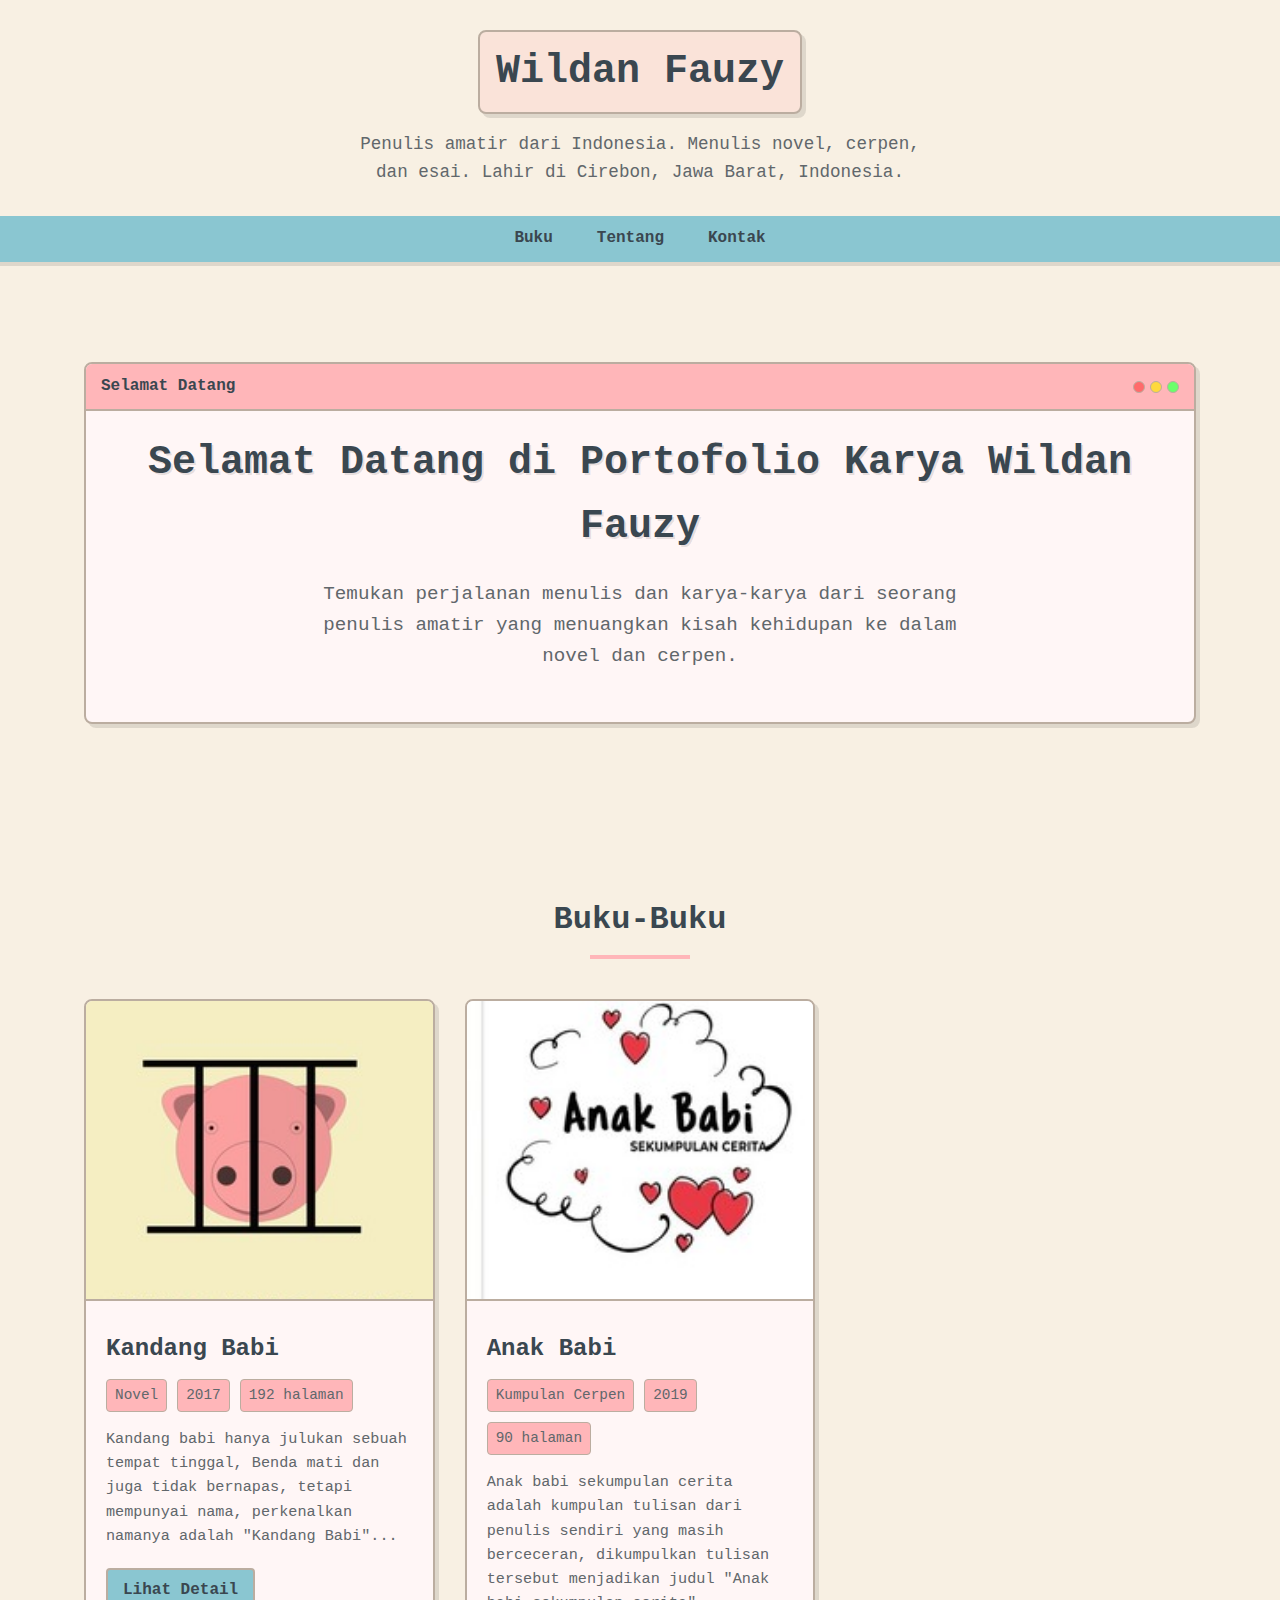
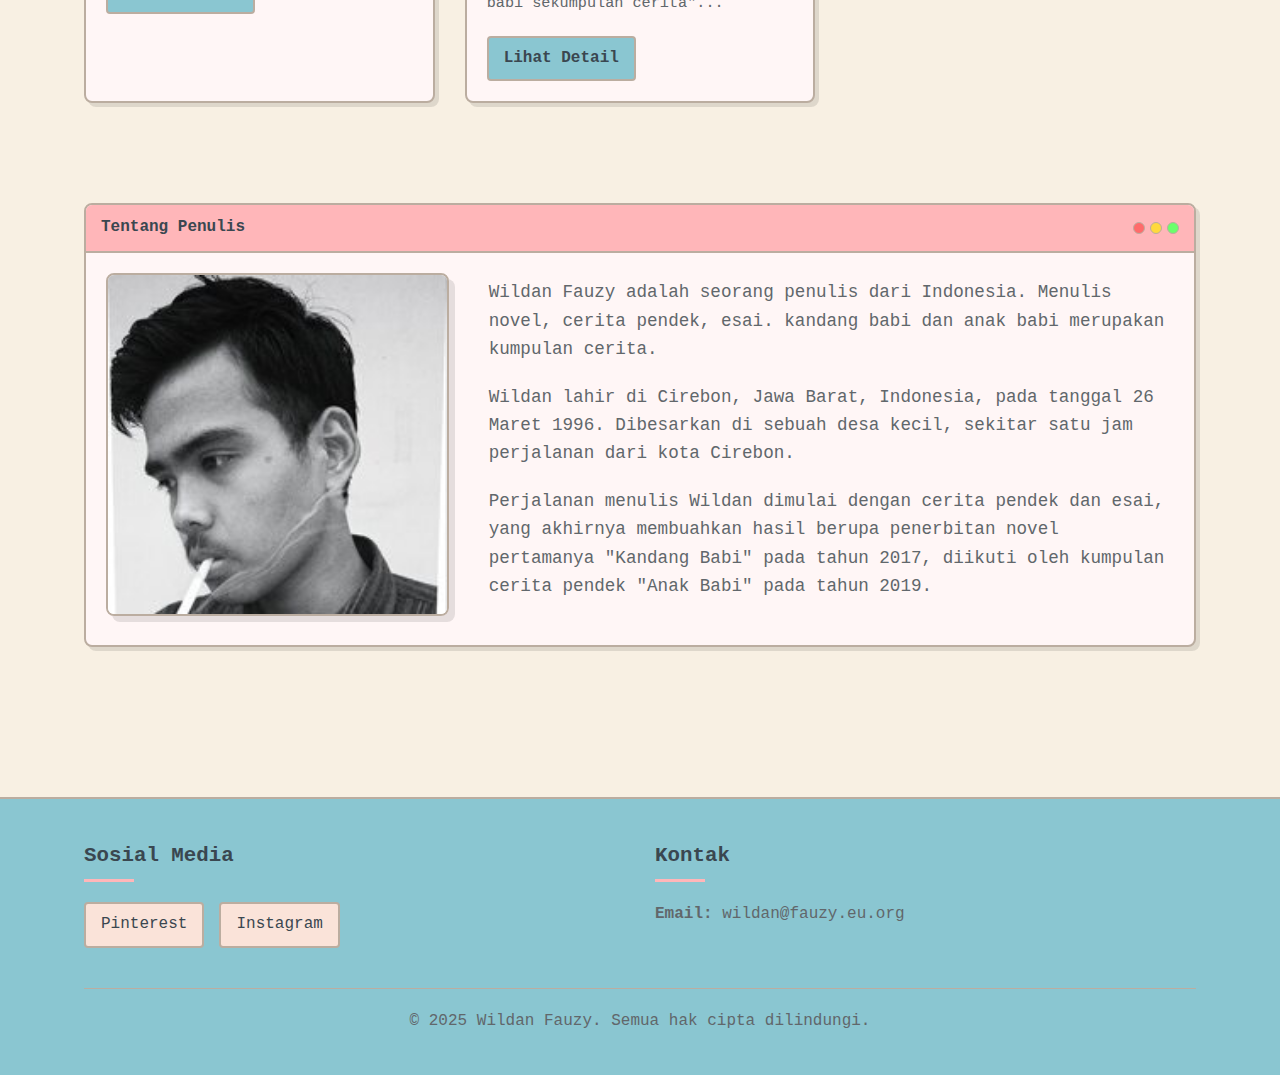
<file: index3.html>
<!DOCTYPE html>
<html lang="id">
<head>
    <meta charset="UTF-8">
    <meta name="viewport" content="width=device-width, initial-scale=1.0">
    <title>Wildan Fauzy - Penulis Amatir</title>
    <meta name="description" content="Penulis amatir dari Indonesia. Menulis novel, cerpen, dan esai. Lahir di Cirebon, Jawa Barat, Indonesia.">
    
    <!-- Open Graph / Social Media Meta Tags -->
    <meta property="og:title" content="Wildan Fauzy - Penulis Amatir">
    <meta property="og:description" content="Penulis amatir dari Indonesia. Menulis novel, cerpen, dan esai. Lahir di Cirebon, Jawa Barat, Indonesia.">
    <meta property="og:url" content="https://wildan.fauzy.eu.org">
    <meta property="og:type" content="website">
    
    <!-- Canonical URL for SEO -->
    <link rel="canonical" href="https://wildan.fauzy.eu.org">
    
    <style>
        :root {
            --bg-color: #f8f0e3;
            --primary-color: #ffb6b9;
            --secondary-color: #8ac6d1;
            --accent-color: #fae3d9;
            --text-color: #61676b;
            --heading-color: #3a4750;
            --border-color: #bbada0;
            --shadow-color: rgba(0, 0, 0, 0.1);
            --card-bg: #fff6f6;
        }
        
        * {
            margin: 0;
            padding: 0;
            box-sizing: border-box;
            font-family: 'Courier New', monospace;
        }
        
        body {
            background-color: var(--bg-color);
            color: var(--text-color);
            line-height: 1.6;
            padding: 0;
            margin: 0;
        }
        
        .container {
            width: 90%;
            max-width: 1200px;
            margin: 0 auto;
            padding: 0 20px;
        }
        
        /* Retro UI Elements */
        .retro-window {
            background-color: var(--card-bg);
            border: 2px solid var(--border-color);
            border-radius: 8px;
            box-shadow: 4px 4px 0 var(--shadow-color);
            margin-bottom: 30px;
            overflow: hidden;
        }
        
        .window-header {
            background-color: var(--primary-color);
            padding: 10px 15px;
            display: flex;
            justify-content: space-between;
            align-items: center;
            border-bottom: 2px solid var(--border-color);
        }
        
        .window-title {
            font-weight: bold;
            color: var(--heading-color);
        }
        
        .window-buttons {
            display: flex;
            gap: 5px;
        }
        
        .window-button {
            width: 12px;
            height: 12px;
            border-radius: 50%;
            border: 1px solid var(--border-color);
        }
        
        .window-button.close {
            background-color: #ff6b6b;
        }
        
        .window-button.minimize {
            background-color: #ffd93d;
        }
        
        .window-button.maximize {
            background-color: #6bff6b;
        }
        
        .window-content {
            padding: 20px;
        }
        
        /* Header */
        header {
            padding: 30px 0;
            text-align: center;
        }
        
        .logo {
            font-size: 2.5rem;
            font-weight: bold;
            color: var(--heading-color);
            text-decoration: none;
            padding: 0.5rem 1rem;
            border: 2px solid var(--border-color);
            border-radius: 8px;
            background-color: var(--accent-color);
            display: inline-block;
            margin-bottom: 1rem;
            box-shadow: 4px 4px 0 var(--shadow-color);
        }
        
        .site-description {
            font-size: 1.1rem;
            max-width: 600px;
            margin: 0 auto;
        }
        
        /* Navigation */
        nav {
            background-color: var(--secondary-color);
            padding: 10px 0;
            margin-bottom: 40px;
            box-shadow: 0 4px 0 var(--shadow-color);
        }
        
        .nav-list {
            display: flex;
            justify-content: center;
            list-style: none;
            gap: 20px;
        }
        
        .nav-item a {
            color: var(--heading-color);
            text-decoration: none;
            font-weight: bold;
            padding: 5px 10px;
            border: 2px solid transparent;
            border-radius: 4px;
            transition: all 0.3s ease;
        }
        
        .nav-item a:hover {
            background-color: var(--accent-color);
            border-color: var(--border-color);
        }
        
        /* Hero Section */
        .hero {
            text-align: center;
            padding: 60px 0;
            margin-bottom: 40px;
        }
        
        .hero-title {
            font-size: 2.5rem;
            color: var(--heading-color);
            margin-bottom: 20px;
            text-shadow: 2px 2px 0 var(--shadow-color);
        }
        
        .hero-description {
            font-size: 1.2rem;
            max-width: 700px;
            margin: 0 auto 30px;
        }
        
        /* Books Section */
        .books-section {
            padding: 40px 0;
        }
        
        .section-title {
            font-size: 2rem;
            color: var(--heading-color);
            text-align: center;
            margin-bottom: 40px;
            position: relative;
        }
        
        .section-title::after {
            content: '';
            display: block;
            width: 100px;
            height: 4px;
            background-color: var(--primary-color);
            margin: 10px auto;
        }
        
        .books-grid {
            display: grid;
            grid-template-columns: repeat(auto-fill, minmax(300px, 1fr));
            gap: 30px;
        }
        
        .book-card {
            background-color: var(--card-bg);
            border: 2px solid var(--border-color);
            border-radius: 8px;
            overflow: hidden;
            transition: transform 0.3s ease, box-shadow 0.3s ease;
            box-shadow: 4px 4px 0 var(--shadow-color);
        }
        
        .book-card:hover {
            transform: translateY(-5px);
            box-shadow: 6px 6px 0 var(--shadow-color);
        }
        
        .book-image {
            width: 100%;
            height: 300px;
            object-fit: cover;
            border-bottom: 2px solid var(--border-color);
        }
        
        .book-details {
            padding: 20px;
        }
        
        .book-title {
            font-size: 1.5rem;
            color: var(--heading-color);
            margin-bottom: 10px;
        }
        
        .book-meta {
            display: flex;
            flex-wrap: wrap;
            gap: 10px;
            margin-bottom: 15px;
            font-size: 0.9rem;
        }
        
        .book-meta-item {
            background-color: var(--primary-color);
            padding: 4px 8px;
            border-radius: 4px;
            border: 1px solid var(--border-color);
        }
        
        .book-synopsis {
            margin-bottom: 20px;
            font-size: 0.95rem;
        }
        
        .book-details-link {
            display: inline-block;
            background-color: var(--secondary-color);
            color: var(--heading-color);
            padding: 8px 15px;
            border-radius: 4px;
            text-decoration: none;
            font-weight: bold;
            border: 2px solid var(--border-color);
            transition: all 0.3s ease;
        }
        
        .book-details-link:hover {
            background-color: var(--primary-color);
            transform: translateY(-2px);
        }
        
        /* About Section */
        .about-section {
            padding: 60px 0;
        }
        
        .about-content {
            display: grid;
            grid-template-columns: 1fr 2fr;
            gap: 40px;
            align-items: center;
        }
        
        .author-image {
            width: 100%;
            border-radius: 8px;
            border: 2px solid var(--border-color);
            box-shadow: 6px 6px 0 var(--shadow-color);
        }
        
        .author-bio {
            font-size: 1.1rem;
        }
        
        .author-bio p {
            margin-bottom: 20px;
        }
        
        /* Footer */
        footer {
            background-color: var(--secondary-color);
            padding: 40px 0;
            margin-top: 60px;
            border-top: 2px solid var(--border-color);
        }
        
        .footer-content {
            display: flex;
            justify-content: space-between;
            flex-wrap: wrap;
            gap: 30px;
        }
        
        .footer-section {
            flex: 1;
            min-width: 250px;
        }
        
        .footer-title {
            font-size: 1.3rem;
            color: var(--heading-color);
            margin-bottom: 20px;
            position: relative;
            padding-bottom: 10px;
        }
        
        .footer-title::after {
            content: '';
            position: absolute;
            bottom: 0;
            left: 0;
            width: 50px;
            height: 3px;
            background-color: var(--primary-color);
        }
        
        .social-links {
            display: flex;
            gap: 15px;
        }
        
        .social-link {
            display: inline-block;
            padding: 8px 15px;
            background-color: var(--accent-color);
            color: var(--heading-color);
            text-decoration: none;
            border-radius: 4px;
            border: 2px solid var(--border-color);
            transition: all 0.3s ease;
        }
        
        .social-link:hover {
            background-color: var(--primary-color);
            transform: translateY(-2px);
        }
        
        .contact-item {
            margin-bottom: 10px;
        }
        
        .copyright {
            text-align: center;
            margin-top: 40px;
            padding-top: 20px;
            border-top: 1px solid var(--border-color);
        }
        
        /* Responsive */
        @media (max-width: 768px) {
            .about-content {
                grid-template-columns: 1fr;
            }
            
            .author-image {
                max-width: 300px;
                margin: 0 auto;
            }
            
            .footer-content {
                flex-direction: column;
            }
            
            .nav-list {
                flex-direction: column;
                align-items: center;
            }
            
            .hero-title {
                font-size: 2rem;
            }
        }
        
        @media (max-width: 480px) {
            .logo {
                font-size: 1.8rem;
            }
            
            .section-title {
                font-size: 1.6rem;
            }
            
            .book-title {
                font-size: 1.3rem;
            }
            
            .books-grid {
                grid-template-columns: 1fr;
            }
        }
    </style>
</head>
<body>
    <header>
        <div class="container">
            <a href="https://wildan.fauzy.eu.org" class="logo">Wildan Fauzy</a>
            <p class="site-description">Penulis amatir dari Indonesia. Menulis novel, cerpen, dan esai. Lahir di Cirebon, Jawa Barat, Indonesia.</p>
        </div>
    </header>
    
    <nav>
        <div class="container">
            <ul class="nav-list">
                <li class="nav-item"><a href="#buku">Buku</a></li>
                <li class="nav-item"><a href="#tentang">Tentang</a></li>
                <li class="nav-item"><a href="#footer">Kontak</a></li>
            </ul>
        </div>
    </nav>
    
    <main class="container">
        <section class="hero">
            <div class="retro-window">
                <div class="window-header">
                    <div class="window-title">Selamat Datang</div>
                    <div class="window-buttons">
                        <div class="window-button close"></div>
                        <div class="window-button minimize"></div>
                        <div class="window-button maximize"></div>
                    </div>
                </div>
                <div class="window-content">
                    <h1 class="hero-title">Selamat Datang di Portofolio Karya Wildan Fauzy</h1>
                    <p class="hero-description">Temukan perjalanan menulis dan karya-karya dari seorang penulis amatir yang menuangkan kisah kehidupan ke dalam novel dan cerpen.</p>
                </div>
            </div>
        </section>
        
        <section id="buku" class="books-section">
            <h2 class="section-title">Buku-Buku</h2>
            <div class="books-grid">
                <!-- Book 1 -->
                <div class="book-card">
                    <img src="/kandang-babi.jpg" alt="Kandang Babi - Novel" class="book-image">
                    <div class="book-details">
                        <h3 class="book-title">Kandang Babi</h3>
                        <div class="book-meta">
                            <span class="book-meta-item">Novel</span>
                            <span class="book-meta-item">2017</span>
                            <span class="book-meta-item">192 halaman</span>
                        </div>
                        <p class="book-synopsis">Kandang babi hanya julukan sebuah tempat tinggal, Benda mati dan juga tidak bernapas, tetapi mempunyai nama, perkenalkan namanya adalah "Kandang Babi"...</p>
                        <a href="#" class="book-details-link">Lihat Detail</a>
                    </div>
                </div>
                
                <!-- Book 2 -->
                <div class="book-card">
                    <img src="/anak-babi.jpg" alt="Anak Babi - Kumpulan Cerpen" class="book-image">
                    <div class="book-details">
                        <h3 class="book-title">Anak Babi</h3>
                        <div class="book-meta">
                            <span class="book-meta-item">Kumpulan Cerpen</span>
                            <span class="book-meta-item">2019</span>
                            <span class="book-meta-item">90 halaman</span>
                        </div>
                        <p class="book-synopsis">Anak babi sekumpulan cerita adalah kumpulan tulisan dari penulis sendiri yang masih berceceran, dikumpulkan tulisan tersebut menjadikan judul "Anak babi sekumpulan cerita"...</p>
                        <a href="#" class="book-details-link">Lihat Detail</a>
                    </div>
                </div>
            </div>
        </section>
        
        <section id="tentang" class="about-section">
            <div class="retro-window">
                <div class="window-header">
                    <div class="window-title">Tentang Penulis</div>
                    <div class="window-buttons">
                        <div class="window-button close"></div>
                        <div class="window-button minimize"></div>
                        <div class="window-button maximize"></div>
                    </div>
                </div>
                <div class="window-content">
                    <div class="about-content">
                        <div>
                            <img src="/wildan-fauzy.jpg" alt="Wildan Fauzy" class="author-image">
                        </div>
                        <div class="author-bio">
                            <p>Wildan Fauzy adalah seorang penulis dari Indonesia. Menulis novel, cerita pendek, esai. kandang babi dan anak babi merupakan kumpulan cerita.</p>
                            
                            <p>Wildan lahir di Cirebon, Jawa Barat, Indonesia, pada tanggal 26 Maret 1996. Dibesarkan di sebuah desa kecil, sekitar satu jam perjalanan dari kota Cirebon.</p>
                            
                            <p>Perjalanan menulis Wildan dimulai dengan cerita pendek dan esai, yang akhirnya membuahkan hasil berupa penerbitan novel pertamanya "Kandang Babi" pada tahun 2017, diikuti oleh kumpulan cerita pendek "Anak Babi" pada tahun 2019.</p>
                        </div>
                    </div>
                </div>
            </div>
        </section>
    </main>
    
    <footer id="footer">
        <div class="container">
            <div class="footer-content">
                <div class="footer-section">
                    <h3 class="footer-title">Sosial Media</h3>
                    <div class="social-links">
                        <a href="https://pinterest.com/wilfauzy" class="social-link" target="_blank">Pinterest</a>
                        <a href="https://instagram.com/wilfauzy" class="social-link" target="_blank">Instagram</a>
                    </div>
                </div>
                
                <div class="footer-section">
                    <h3 class="footer-title">Kontak</h3>
                    <div class="contact-item">
                        <strong>Email:</strong> wildan@fauzy.eu.org
                    </div>
                </div>
            </div>
            
            <div class="copyright">
                &copy; 2025 Wildan Fauzy. Semua hak cipta dilindungi.
            </div>
        </div>
    </footer>

    <!-- Schema.org structured data for SEO -->
    <script type="application/ld+json">
    {
        "@context": "https://schema.org",
        "@type": "Person",
        "name": "Wildan Fauzy",
        "url": "https://wildan.fauzy.eu.org",
        "birthDate": "1996-03-26",
        "birthPlace": {
            "@type": "Place",
            "name": "Cirebon, Jawa Barat, Indonesia"
        },
        "description": "Penulis amatir dari Indonesia. Menulis novel, cerpen, dan esai.",
        "email": "wildan@fauzy.eu.org",
        "sameAs": [
            "https://pinterest.com/wilfauzy",
            "https://instagram.com/wilfauzy",
            "https://goodreads.com/author/show/19306620.Wildan_Fauzy"
        ],
        "worksFor": {
            "@type": "Organization",
            "name": "Guepedia Publisher"
        },
        "author": [
            {
                "@type": "Book",
                "name": "Kandang Babi",
                "isbn": "9786024430986",
                "numberOfPages": "192",
                "datePublished": "2017",
                "publisher": {
                    "@type": "Organization",
                    "name": "Guepedia Publisher"
                }
            },
            {
                "@type": "Book",
                "name": "Anak Babi",
                "isbn": "9786237391449",
                "numberOfPages": "90",
                "datePublished": "2019",
                "publisher": {
                    "@type": "Organization",
                    "name": "Guepedia Publisher"
                }
            }
        ]
    }
    </script>
</body>
</html>
</file>
